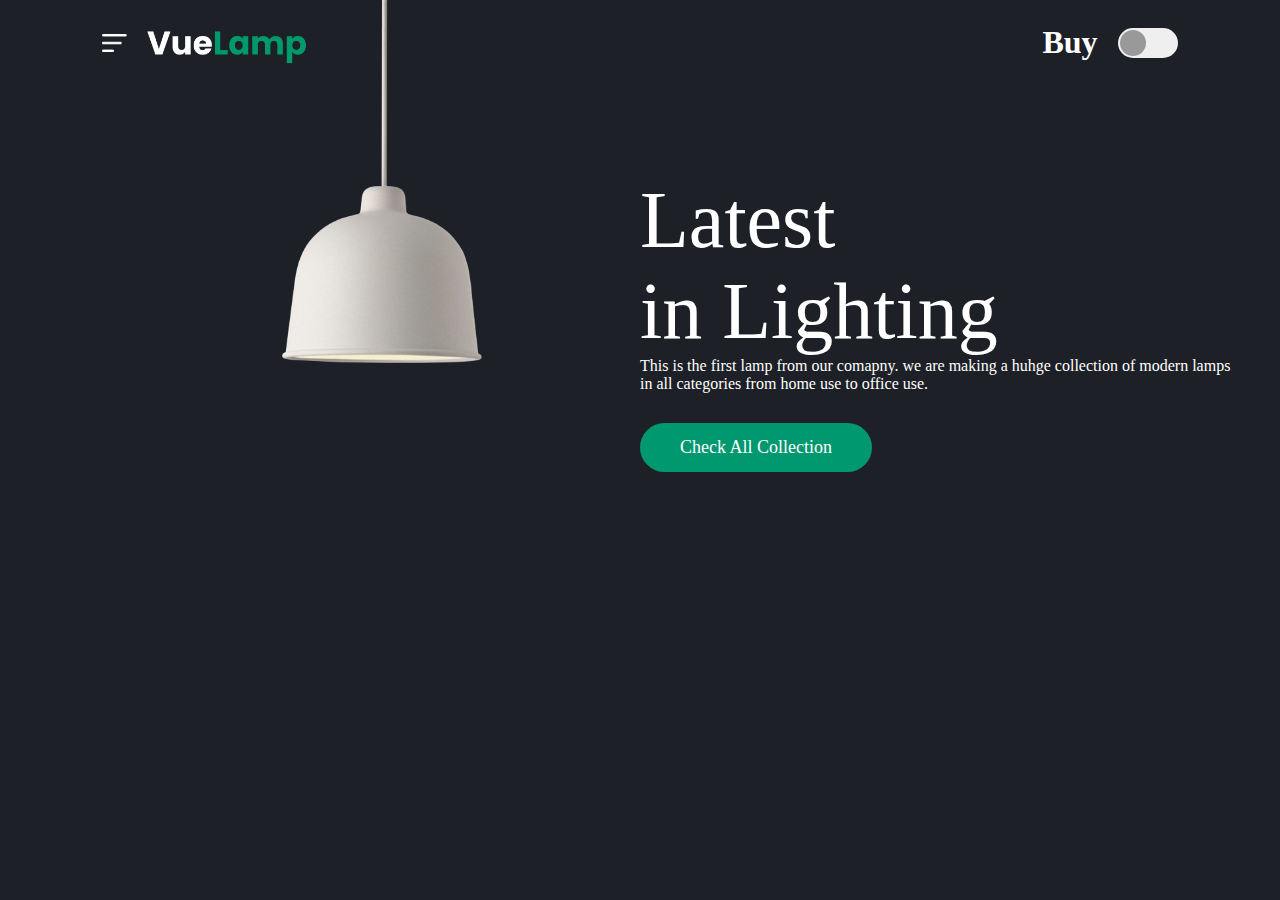
<file: index.html>
<!DOCTYPE html>
<html lang="en">

<head>
    <meta charset="UTF-8">
    <meta http-equiv="X-UA-Compatible" content="IE=edge">
    <meta name="viewport" content="width=device-width, initial-scale=1.0">
    <link rel="stylesheet" href="style.css">
    <script src="script.js"></script>
    <title>Index</title>
</head>

<body>
    <div class="hero">
        <nav>
            <img src="images/menu.png" alt="img" class="menu-img">
            <img src="images/logo.png" alt="logo" class="logo">
            <ul>
                <li><h1><a href="buy.html">Buy</a></h1></li>
                
                
            </ul>
            <button type="button" onclick="toggleBtn()" id="btn"><span></span></button>
        </nav>


        <div class="lamp-comtainer">
            <img src="images/lamp.png" alt="lamp image" class="lamp">
            <img src="images/light.png" alt="Light Image" class="light" id="light">
        </div>

        <div class="text-container">
            <h1>Latest<br>in Lighting</h1>
            <p>This is the first lamp from our comapny. we are making a huhge collection of modern lamps in all
            categories from home use to office use.</p>
            <a href="buy.html">Check All Collection </a>
            
        </div>
    </div>
</body>
</html>
</file>
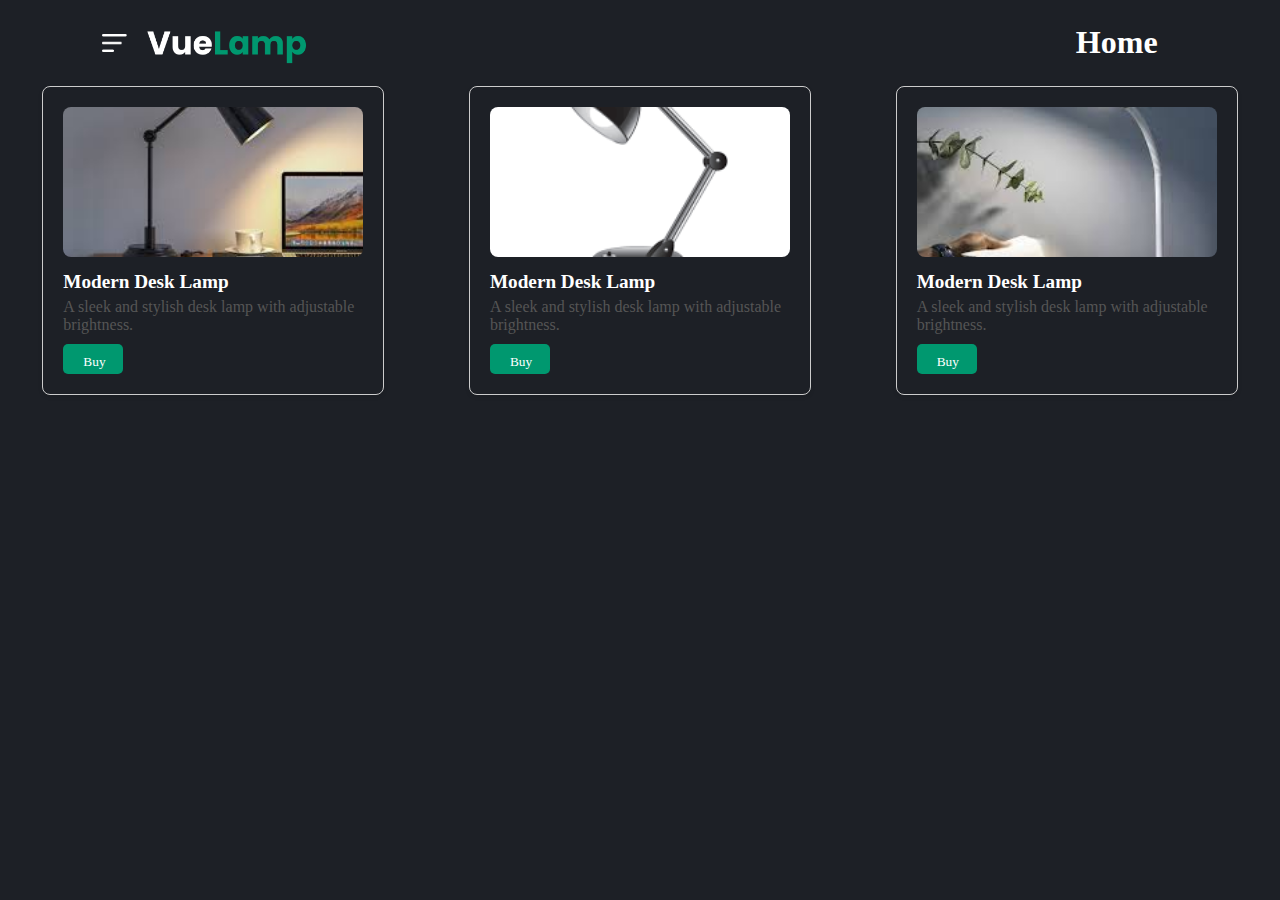
<file: buy.html>
<!DOCTYPE html>
<html lang="en">
<head>
    <meta charset="UTF-8">
    <meta name="viewport" content="width=device-width, initial-scale=1.0">
    <title>Document</title>
    <link rel="stylesheet" href="style.css">
   
</head>
<body>
    <div class="hero">
        <nav>
            <img src="images/menu.png" alt="img" class="menu-img">
            <img src="images/logo.png" alt="logo" class="logo">
            <ul>
                <li><h1><a href="index.html">Home</a></h1></li>
                
                
            </ul>
           
        </nav>
        <div class="light-cards-container">
        <div class="light-card">
            <img src="images/light1.jpeg" alt="Light Image">
            <h3>Modern Desk Lamp</h3>
            <p>A sleek and stylish desk lamp with adjustable brightness.</p>
            <button class="buy-button">Buy</button>
        </div>
        <div class="light-card">
            <img src="images/image1.png" alt="Light Image">
            <h3>Modern Desk Lamp</h3>
            <p>A sleek and stylish desk lamp with adjustable brightness.</p>
            <button class="buy-button">Buy</button>
        </div>
        <div class="light-card">
            <img src="images/image2.jpeg" alt="Light Image">
            <h3>Modern Desk Lamp</h3>
            <p>A sleek and stylish desk lamp with adjustable brightness.</p>
            <button class="buy-button">Buy</button>
        </div>
       
        </div>
        </div>
        
        <script src="script.js"></script>
</body>
</html>
</file>
<file: style.css>
*{
    margin: 0;
    padding: 0;
    font-family: 'popins';
}
.hero{
    background: #1d2026;
    width: 100%;
    height: 100vh;
 width: 100%;
color: #fff;
position: relative;
}
nav{
display: flex;
align-items: center;
padding: 20px 8%;
}
nav .menu-img{
width: 25px;
margin-right: 20px;
cursor: pointer;
}
nav .logo{
width: 160px;
cursor: pointer;
}
nav ul{
flex: 1;
text-align: right;
}
nav ul li {
display: inline-block;
list-style: none;
margin: 0 20px;
}
nav ul li a{
text-decoration: none;
color: #fff;
}
button{
background: #efefef;
height: 30px;
width: 60px;
border-radius: 60px;
border: 0;
outline: 0;
cursor: pointer;
transition : 0.5s;
}
button span{
display: block;
background: #999;
height: 26px;
width: 26px;
border-radius: 50%;
margin-left: 2px;
transition : 0.5s,margin-left 0.5s;
}
.lamp-comtainer{
position: absolute;
top: -20px;
left: 22%;
width: 200px;
}
.lamp{
width: 100%;
}
.light{
position: absolute;
top: 98%;
left: 50%;
transform: translateX(-50%);
width: 593px;
margin-left: -5px;
opacity: 0;
transition: opacity 0.5s;
}
.text-container{
max-width: 600px;
margin-top: 7%;
margin-left: 50%;
}
.text-container h1{
font-size: 80px;
font-weight: 400;
}
.text-container a{
text-decoration: none;
background:#00986f;
padding: 14px 40px;
display: inline-block;
color: #fff;
font-size: 18px;
margin-top: 30px;
border-radius: 30px;
}
.control{
display: flex;
align-items: center;
justify-content: flex-end;
margin-top: 150px;
}
.control .line{
width: 250px;
height: 4px;
background: #fff;
margin: 0 20px;
border-radius: 2px;
}
.control .line span{
width: 50%;
height: 8px;

margin-top: -2px;
border-radius: 4px;
background: #00986f;
display: block;
}.active{
background: green;
}
.active span{
background: #fff;
margin-left: 31px;
}
.on{
opacity: 1;
}
.light-cards-container {
    display: flex;
    flex-wrap: wrap;
    justify-content: space-around;
}

.light-card {
    flex: 0 0 calc(28% - 20px);
    margin-bottom: 20px;
    border: 1px solid #ccc;
    border-radius: 8px;
    box-shadow: 0 2px 4px rgba(0, 0, 0, 0.1);
    padding: 20px;
    max-width: calc(33.33% - 20px);
    box-sizing: border-box;
}

.light-card img {
    
    border-radius: 8px;
    width: 300px;  
     height: 150px; 
    object-fit: cover; 
}

.light-card h3 {
    font-size: 1.2rem;
    margin-top: 10px;
}

.light-card p {
    font-size: 1rem;
    color: #555;
    margin-top: 5px;
}

.light-card button {
    background-color: #00986f;
    color: #fff;
    border: none;
    padding: 10px 20px;
    border-radius: 5px;
    cursor: pointer;
    margin-top: 10px;
}

.light-card button:hover {
    background-color: #007455;
}
</file>
